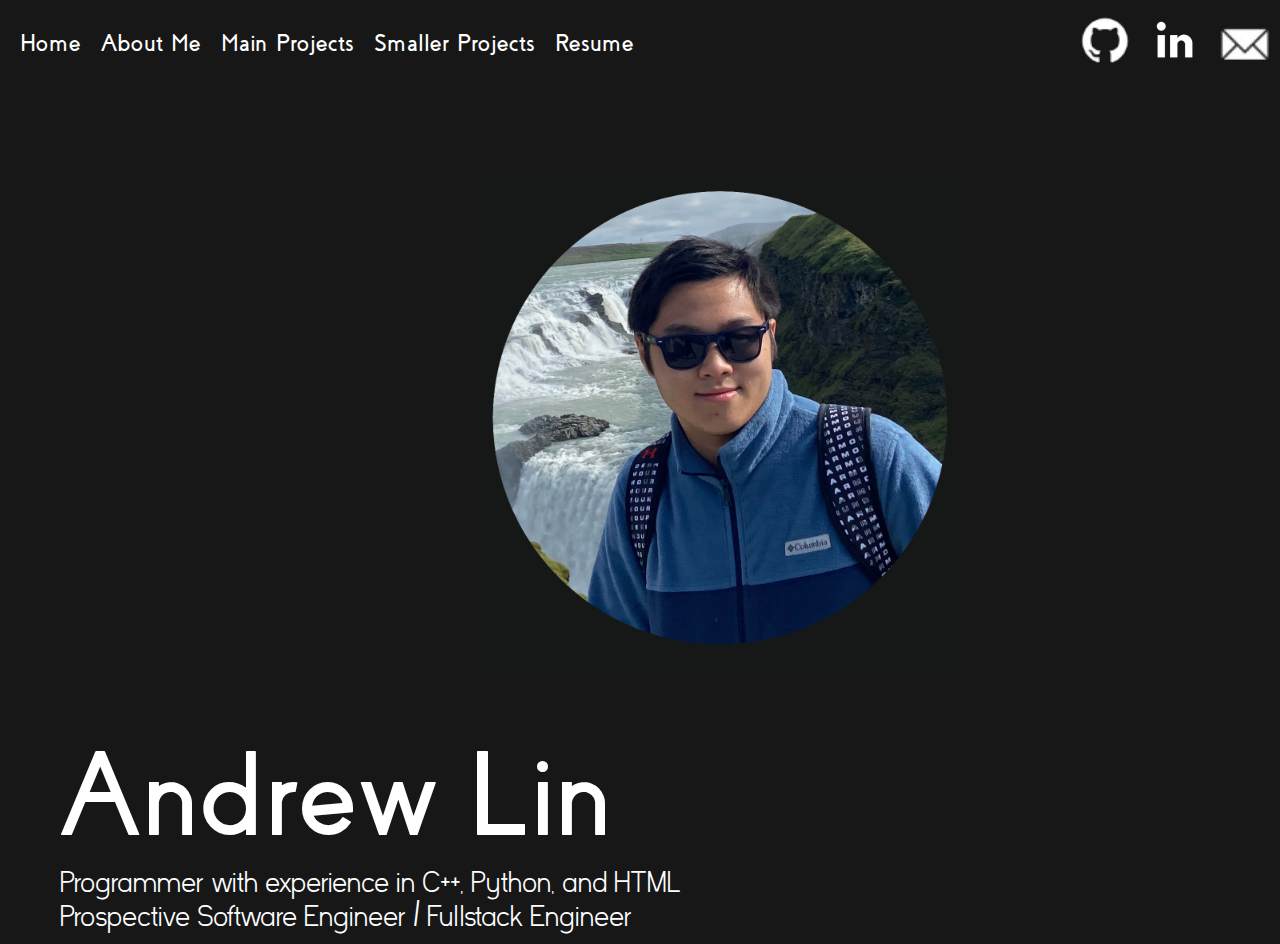
<file: index.html>
<!DOCTYPE html>
<html>
<head>
  <link rel="stylesheet" href="/headerstyle.css">
  <link rel="stylesheet" href="/indexstyle.css">
  <title>Andrew Lin</title>
</head>
<header> 
  <h2>
    <a class="header_link" href="/index.html">Home</a>
    <a class="header_link" href="/aboutme.html">About Me</a>
    <a class="header_link" href="/projects.html">Main Projects</a>
    <a class="header_link" href="/project_pages/smaller_projects.html">Smaller Projects</a>
    <a class="header_link" href="/resources/Andrew_Lin_Resume.pdf" target="_blank" rel="noopener noreferrer">Resume</a>
    <a class="contact_link" href ="mailto:nilydna04@gmail.com" target="_blank" rel="noopener noreferrer">
      <img class= "header_icon" src="/resources/email.jpg"><img>
    </a>
    <a class="contact_link" href="https://www.linkedin.com/in/NilYdna04/" target="_blank" rel="noopener noreferrer">
      <img class ="header_icon" src="/resources/linked_in.jpg"><img>
    </a>
    <a class="contact_link" href="https://github.com/NilYdna04" target="_blank" rel="noopener noreferrer">
      <img class="header_icon" src="/resources/github_logo.png">
    </a>
  </h2>
</header>
<body>
  <br>
  <img class="index_picture" src="/resources/index_img.jpg"/>
  <div class="text">
    <span class="name">Andrew Lin</span> <br>
    <span class="description">Programmer with experience in C++, Python, and HTML</span> <br>
    <span class="description">Prospective Software Engineer / Fullstack Engineer</span>
  </div>
</body>
</html>
</file>
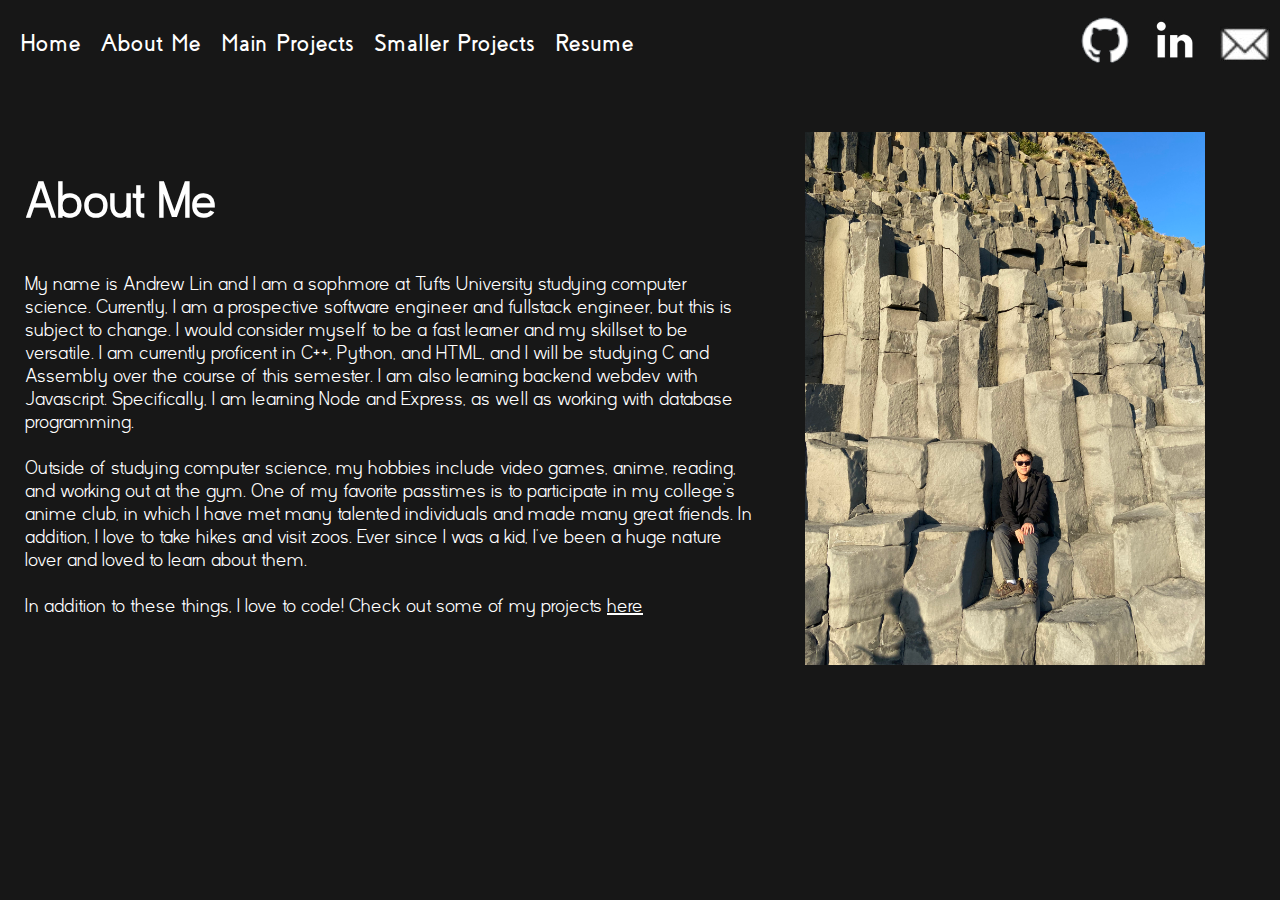
<file: aboutme.html>
<!DOCTYPE html>
<html>
<head>
  <link rel="stylesheet" href="/headerstyle.css">
  <link rel="stylesheet" href="/aboutstyle.css">
  <title>Andrew Lin</title>
</head>
<header> 
  <h2>
    <a class="header_link" href="/index.html">Home</a>
    <a class="header_link" href="/aboutme.html">About Me</a>
    <a class="header_link" href="/projects.html">Main Projects</a>
    <a class="header_link" href="/project_pages/smaller_projects.html">Smaller Projects</a>
    <a class="header_link" href="/resources/Andrew_Lin_Resume.pdf" target="_blank" rel="noopener noreferrer">Resume</a>
    <a class="contact_link" href ="mailto:nilydna04@gmail.com" target="_blank" rel="noopener noreferrer">
      <img class= "header_icon" src="/resources/email.jpg"><img>
    </a>
    <a class="contact_link" href="https://www.linkedin.com/in/NilYdna04/" target="_blank" rel="noopener noreferrer">
      <img class ="header_icon" src="/resources/linked_in.jpg"><img>
    </a>
    <a class="contact_link" href="https://github.com/NilYdna04" target="_blank" rel="noopener noreferrer">
      <img class="header_icon" src="/resources/github_logo.png">
    </a>
  </h2>
</header>
<body>
  <div class="main">
    <div class="right">
      <img name ="Andy_Rocks" src="/resources/Andy_Rocks.jpg"><img>
    </div>
    <div class="about">
      <h2 class="about_title">About Me</h2>
      <p class="paragraph">My name is Andrew Lin and I am a sophmore at Tufts University studying computer science.
      Currently, I am a prospective software engineer and fullstack engineer, but this is subject to change. I would consider myself to be a
      fast learner and my skillset to be versatile. I am currently proficent in C++, Python, and HTML, and I will be studying
      C and Assembly over the course of this semester. I am also learning backend webdev with Javascript. Specifically, I am 
      learning Node and Express, as well as working with database programming.<br><br>
      Outside of studying computer science, my hobbies include video games, anime, reading, and working out at the gym. One of my 
      favorite passtimes is to participate in my college's anime club, in which I have met many talented individuals and made
      many great friends. In addition, I love to take hikes and visit zoos. Ever since I was a kid,
      I've been a huge nature lover and loved to learn about them. <br><br>
      In addition to these things, I love to code! Check out some of my projects <a href="/projects.html">here</a></p>
    </div>
  </div>
</body>
</file>
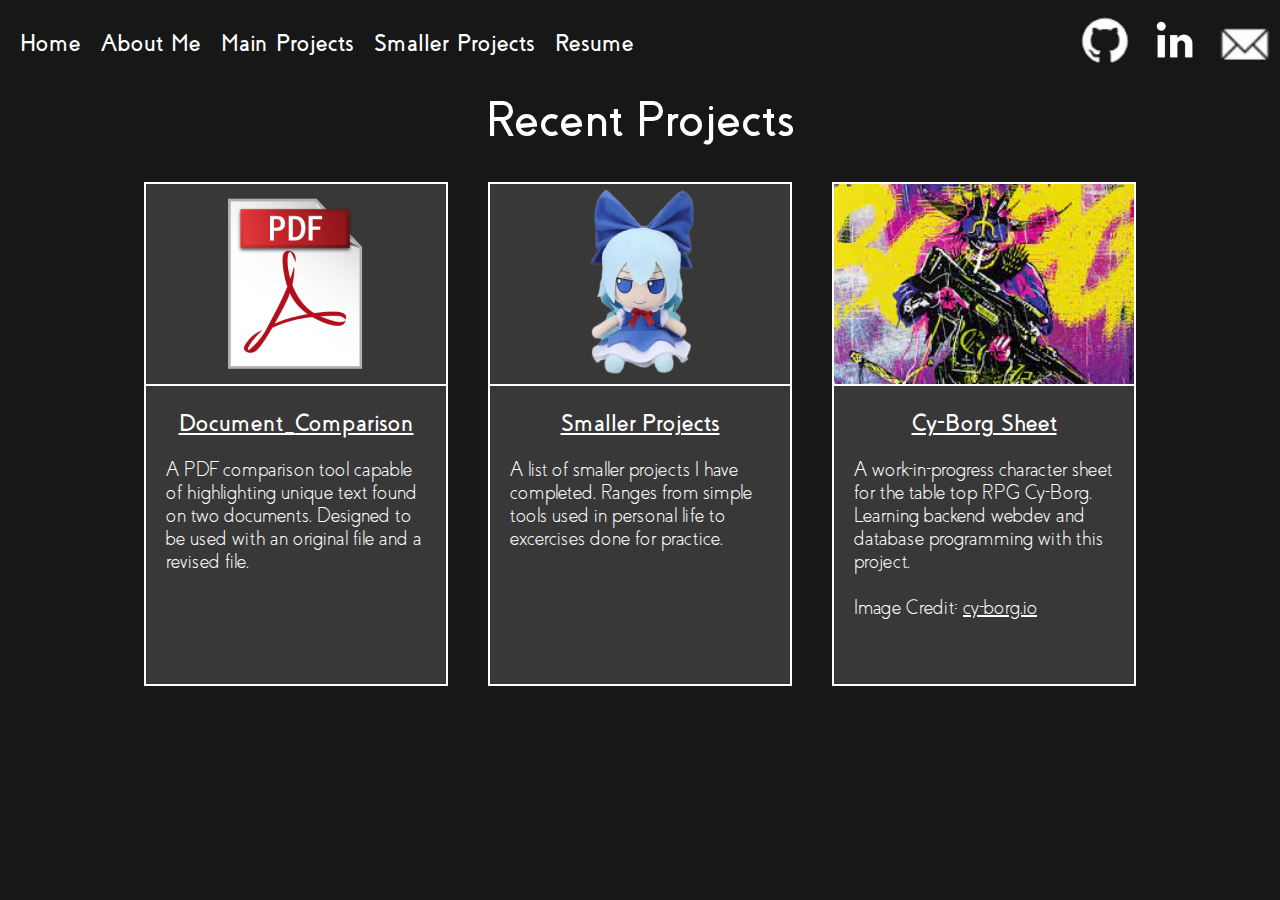
<file: projects.html>
<!DOCTYPE html>
<html>
<head>
  <link rel="stylesheet" href="/headerstyle.css">
  <link rel="stylesheet" href="/projectsstyle.css">
  <title>Andrew Lin</title>
</head>
<header> 
  <h2>
    <a class="header_link" href="/index.html">Home</a>
    <a class="header_link" href="/aboutme.html">About Me</a>
    <a class="header_link" href="/projects.html">Main Projects</a>
    <a class="header_link" href="/project_pages/smaller_projects.html">Smaller Projects</a>
    <a class="header_link" href="/resources/Andrew_Lin_Resume.pdf" target="_blank" rel="noopener noreferrer">Resume</a>
    <a class="contact_link" href ="mailto:nilydna04@gmail.com" target="_blank" rel="noopener noreferrer">
      <img class= "header_icon" src="/resources/email.jpg"><img>
    </a>
    <a class="contact_link" href="https://www.linkedin.com/in/NilYdna04/" target="_blank" rel="noopener noreferrer">
      <img class ="header_icon" src="/resources/linked_in.jpg"><img>
    </a>
    <a class="contact_link" href="https://github.com/NilYdna04" target="_blank" rel="noopener noreferrer">
      <img class="header_icon" src="/resources/github_logo.png">
    </a>
  </h2>
</header>
<body>
  <div class="main">
    <h1>Recent Projects</h1>
    <div class="project_line">
      <div class="project_padding">
        <div class="project_box">
          <img class="project_image" src="/resources/pdflogo.png">
          <div class="project_description">
            <h2><a href="/project_pages/document_comparison.html">Document_Comparison</a></h2>
            <p>A PDF comparison tool capable of highlighting unique
              text found on two documents. Designed to be used with an original file and a revised file.
            </p>
          </div>
        </div>
      </div class ="project_padding">
      <div class="project_padding">
        <div class="project_box">
          <img class="project_image" src="/resources/cirno.png">
          <div class="project_description">
            <h2><a href="/project_pages/smaller_projects.html">Smaller Projects</a></h2>
            <p>A list of smaller projects I have completed. Ranges from simple tools used in
              personal life to excercises done for practice. 
            </p>
          </div>
        </div>
      </div class="project_padding">
      <div class="project_padding">
        <div class="project_box">
          <img class="project_image" src="/resources/cy-borg.png">
            <div class="project_description">
            <h2><a href="/project_pages/Cy-Borg.html">Cy-Borg Sheet</a></h2>
            <p>A work-in-progress character sheet for the table top RPG Cy-Borg. Learning backend
              webdev and database programming with this project. 
              <br><br>
              <span>Image Credit: <a class = "image_credit" href="https://cy-borg.io">cy-borg.io</a></span>
            </p>
            
            </div>
        </div>
      </div>
    </div>
  </div>
</body>
</file>
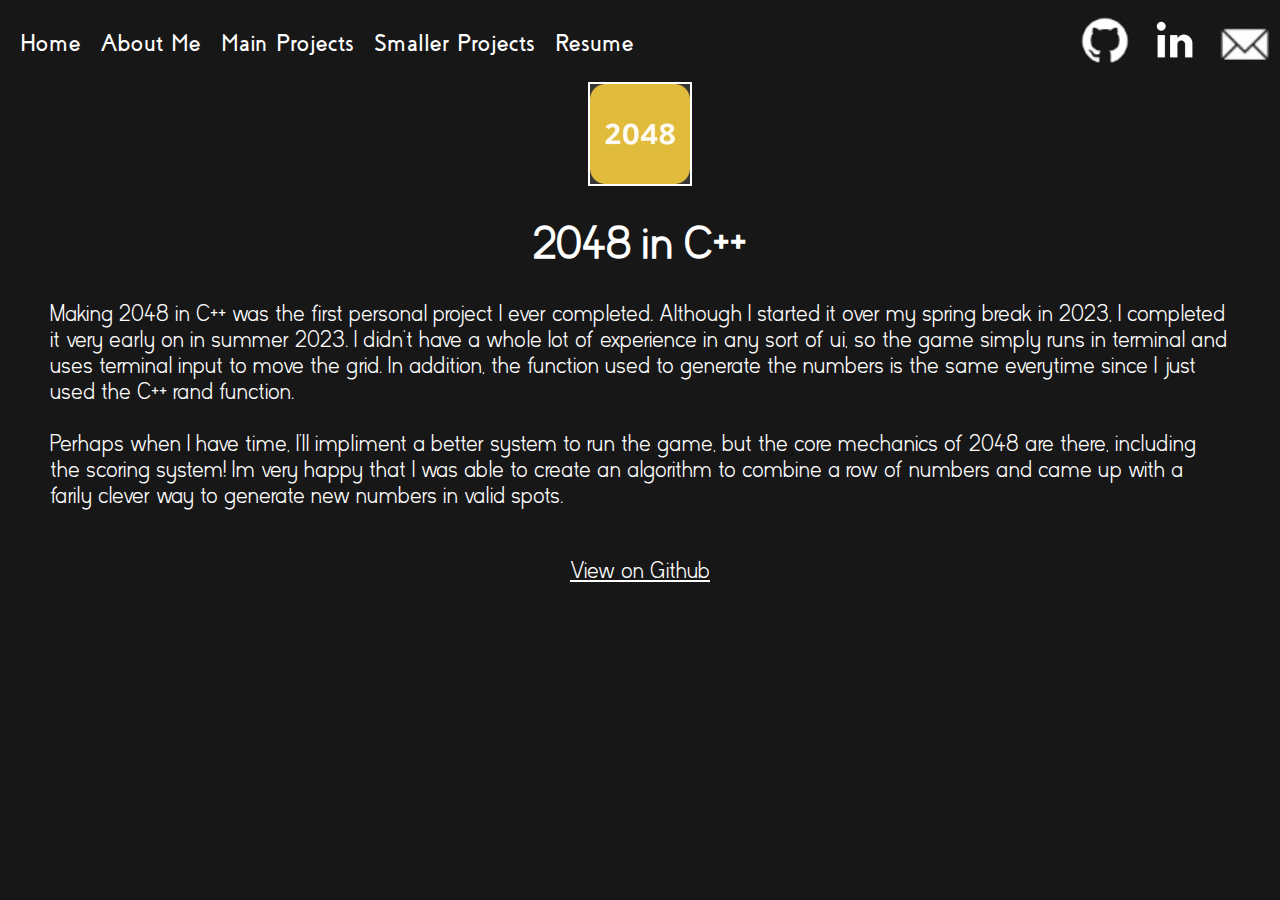
<file: project_pages/2048.html>
<!DOCTYPE html>
<html>
<head>
  <link rel="stylesheet" href="/headerstyle.css">
  <link rel="stylesheet" href="/pagestyle.css">
  <title>Andrew Lin</title>
</head>
<header> 
  <h2>
    <a class="header_link" href="/index.html">Home</a>
    <a class="header_link" href="/aboutme.html">About Me</a>
    <a class="header_link" href="/projects.html">Main Projects</a>
    <a class="header_link" href="/project_pages/smaller_projects.html">Smaller Projects</a>
    <a class="header_link" href="/resources/Andrew_Lin_Resume.pdf" target="_blank" rel="noopener noreferrer">Resume</a>
    <a class="contact_link" href ="mailto:nilydna04@gmail.com" target="_blank" rel="noopener noreferrer">
      <img class= "header_icon" src="/resources/email.jpg"><img>
    </a>
    <a class="contact_link" href="https://www.linkedin.com/in/NilYdna04/" target="_blank" rel="noopener noreferrer">
      <img class ="header_icon" src="/resources/linked_in.jpg"><img>
    </a>
    <a class="contact_link" href="https://github.com/NilYdna04" target="_blank" rel="noopener noreferrer">
      <img class="header_icon" src="/resources/github_logo.png">
    </a>
  </h2>
</header>
<body>
  <div class="main">
    <img class ="icon" src="/resources/2048Logo.png">
    <h1 class="title">2048 in C++</h1>
    <p>
      Making 2048 in C++ was the first personal project I ever completed. Although I started it over
      my spring break in 2023, I completed it very early on in summer 2023. I didn't have a whole lot of
      experience in any sort of ui, so the game simply runs in terminal and uses terminal
      input to move the grid. In addition, the function used to generate the numbers is the same everytime
      since I just used the C++ rand function.
      <br><br>
      Perhaps when I have time, I'll impliment a better system to run the game, but the 
      core mechanics of 2048 are there, including the scoring system! Im very happy that I was able to create
      an algorithm to combine a row of numbers and came up with a farily clever way to generate new
      numbers in valid spots. 
    </p>
    <br>
    <a class="github_link" href="https://github.com/NilYdna04/2048">View on Github</a>
  </div>
</body>
</file>
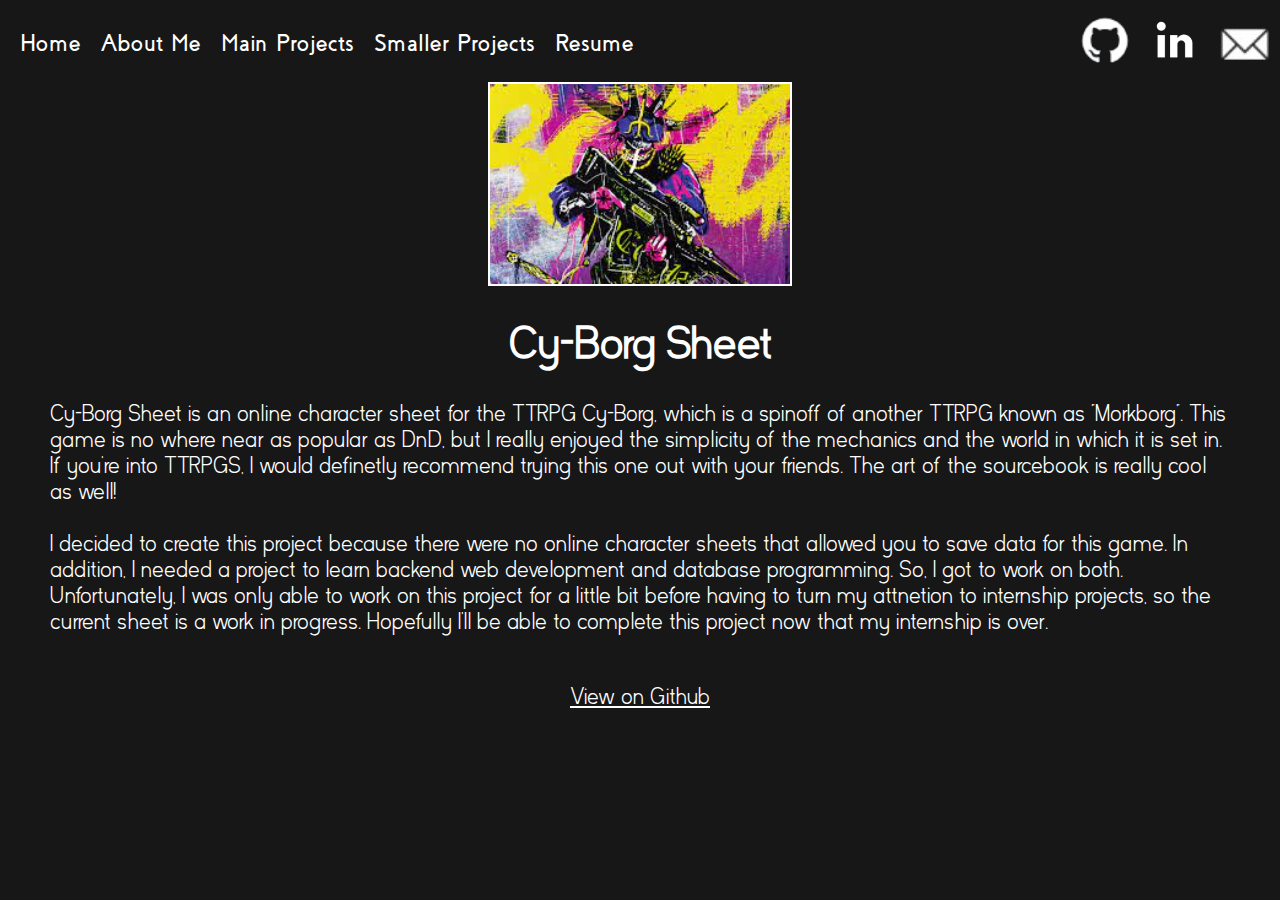
<file: project_pages/Cy-Borg.html>
<!DOCTYPE html>
<html>
<head>
  <link rel="stylesheet" href="/headerstyle.css">
  <link rel="stylesheet" href="/pagestyle.css">
  <title>Andrew Lin</title>
</head>
<header> 
  <h2>
    <a class="header_link" href="/index.html">Home</a>
    <a class="header_link" href="/aboutme.html">About Me</a>
    <a class="header_link" href="/projects.html">Main Projects</a>
    <a class="header_link" href="/project_pages/smaller_projects.html">Smaller Projects</a>
    <a class="header_link" href="/resources/Andrew_Lin_Resume.pdf" target="_blank" rel="noopener noreferrer">Resume</a>
    <a class="contact_link" href ="mailto:nilydna04@gmail.com" target="_blank" rel="noopener noreferrer">
      <img class= "header_icon" src="/resources/email.jpg"><img>
    </a>
    <a class="contact_link" href="https://www.linkedin.com/in/NilYdna04/" target="_blank" rel="noopener noreferrer">
      <img class ="header_icon" src="/resources/linked_in.jpg"><img>
    </a>
    <a class="contact_link" href="https://github.com/NilYdna04" target="_blank" rel="noopener noreferrer">
      <img class="header_icon" src="/resources/github_logo.png">
    </a>
  </h2>
</header>
<body>
  <div class="main">
    <img class ="icon_large" src="/resources/cy-borg.png">
    <h1 class="title">Cy-Borg Sheet</h1>
    <p>
      Cy-Borg Sheet is an online character sheet for the TTRPG Cy-Borg, which is a
      spinoff of another TTRPG known as "Morkborg". This game is no where near as popular
      as DnD, but I really enjoyed the simplicity of the mechanics and the world in which
      it is set in. If you're into TTRPGS, I would definetly recommend trying this one out
      with your friends. The art of the sourcebook is really cool as well!
      <br><br>
      I decided to create this project because there were no online character sheets that allowed
      you to save data for this game. In addition, I needed a project to learn backend web
      development and database programming. So, I got to work on both. Unfortunately, I was only
      able to work on this project for a little bit before having to turn my attnetion to 
      internship projects, so the current sheet is a work in progress. Hopefully I'll be able to complete
      this project now that my internship is over. 
    </p>
    <br>
    <a class="github_link" href="https://github.com/NilYdna04/Cy-borg_Sheet/">View on Github</a>
  </div>
</body>
</file>
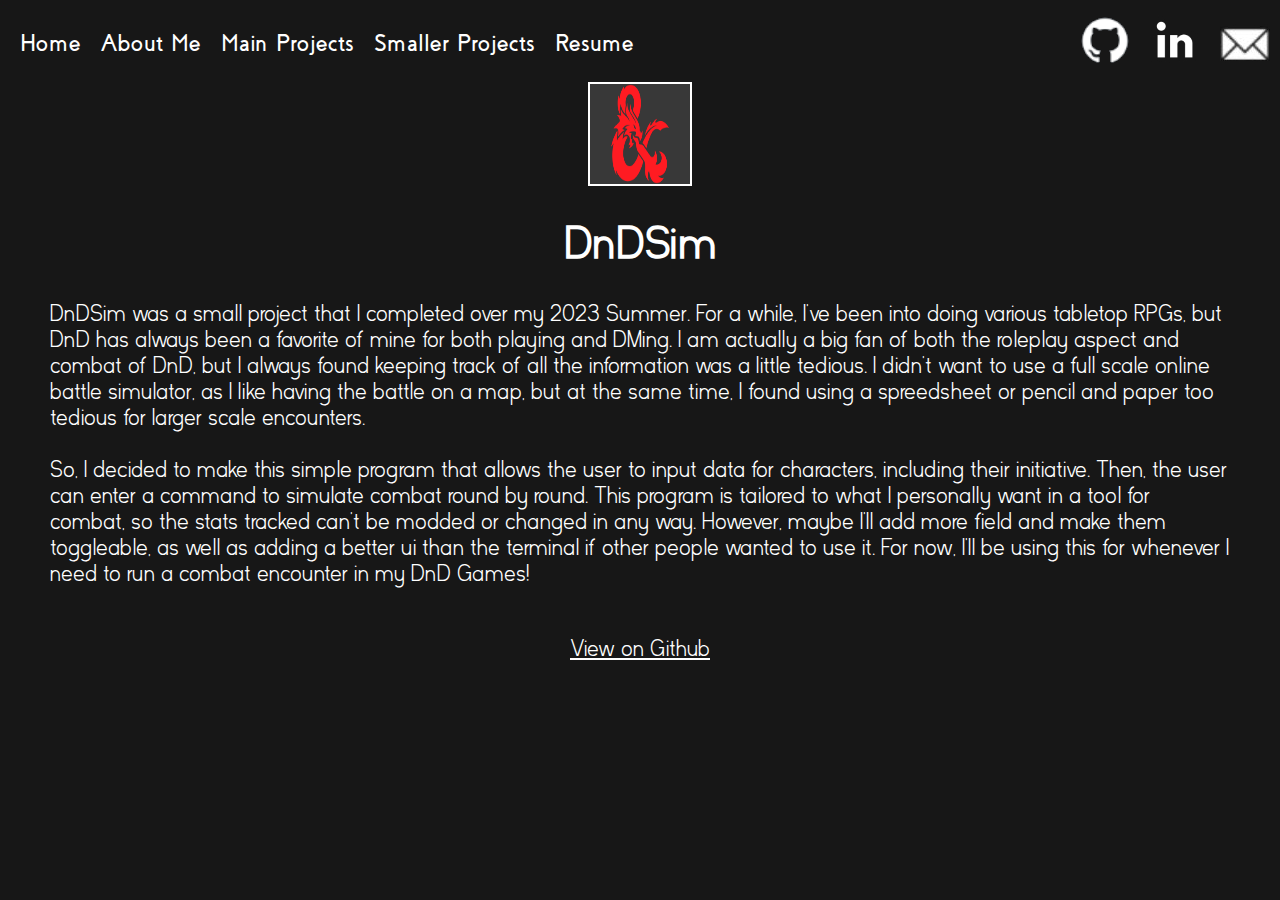
<file: project_pages/DnDSim.html>
<!DOCTYPE html>
<html>
<head>
  <link rel="stylesheet" href="/headerstyle.css">
  <link rel="stylesheet" href="/pagestyle.css">
  <title>Andrew Lin</title>
</head>
<header> 
  <h2>
    <a class="header_link" href="/index.html">Home</a>
    <a class="header_link" href="/aboutme.html">About Me</a>
    <a class="header_link" href="/projects.html">Main Projects</a>
    <a class="header_link" href="/project_pages/smaller_projects.html">Smaller Projects</a>
    <a class="header_link" href="/resources/Andrew_Lin_Resume.pdf" target="_blank" rel="noopener noreferrer">Resume</a>
    <a class="contact_link" href ="mailto:nilydna04@gmail.com" target="_blank" rel="noopener noreferrer">
      <img class= "header_icon" src="/resources/email.jpg"><img>
    </a>
    <a class="contact_link" href="https://www.linkedin.com/in/NilYdna04/" target="_blank" rel="noopener noreferrer">
      <img class ="header_icon" src="/resources/linked_in.jpg"><img>
    </a>
    <a class="contact_link" href="https://github.com/NilYdna04" target="_blank" rel="noopener noreferrer">
      <img class="header_icon" src="/resources/github_logo.png">
    </a>
  </h2>
</header>
<body>
  <div class="main">
    <img class ="icon" src="/resources/DnDSimLogo.png">
    <h1 class="title">DnDSim</h1>
    <p>
      DnDSim was a small project that I completed over my 2023 Summer. For a while,
      I've been into doing various tabletop RPGs, but DnD has always been a favorite of mine
      for both playing and DMing. I am actually a big fan of both the roleplay aspect and 
      combat of DnD, but I always found keeping track of all the information was a little tedious.
      I didn't want to use a full scale online battle simulator, as I like having the battle on a map, but
      at the same time, I found using a spreedsheet or pencil and paper too tedious for larger scale encounters.
      <br><br>
      So, I decided to make this simple program that allows the user to input data for characters, including their initiative.
      Then, the user can enter a command to simulate combat round by round. This program is tailored to what
      I personally want in a tool for combat, so the stats tracked can't be modded or changed in any way. However, maybe I'll add
      more field and make them toggleable, as well as adding a better ui than the terminal if other people wanted to use it. For now, I'll be using this for whenever
      I need to run a combat encounter in my DnD Games!
    </p>
    <br>
    <a class="github_link" href="https://github.com/NilYdna04/DnDSim">View on Github</a>
  </div>
</body>
</file>
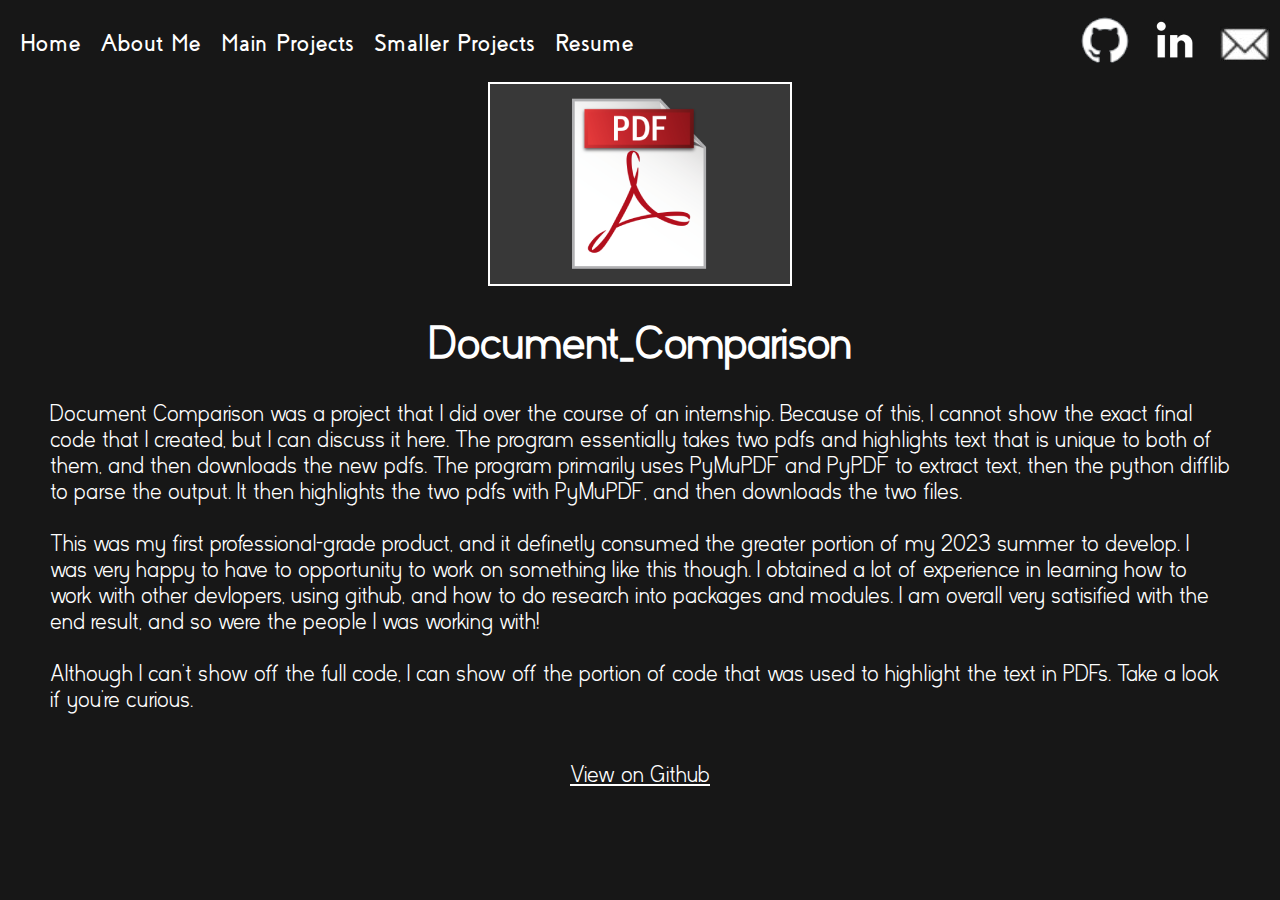
<file: project_pages/document_comparison.html>
<!DOCTYPE html>
<html>
<head>
  <link rel="stylesheet" href="/headerstyle.css">
  <link rel="stylesheet" href="/pagestyle.css">
  <title>Andrew Lin</title>
</head>
<header> 
  <h2>
    <a class="header_link" href="/index.html">Home</a>
    <a class="header_link" href="/aboutme.html">About Me</a>
    <a class="header_link" href="/projects.html">Main Projects</a>
    <a class="header_link" href="/project_pages/smaller_projects.html">Smaller Projects</a>
    <a class="header_link" href="/resources/Andrew_Lin_Resume.pdf" target="_blank" rel="noopener noreferrer">Resume</a>
    <a class="contact_link" href ="mailto:nilydna04@gmail.com" target="_blank" rel="noopener noreferrer">
      <img class= "header_icon" src="/resources/email.jpg"><img>
    </a>
    <a class="contact_link" href="https://www.linkedin.com/in/NilYdna04/" target="_blank" rel="noopener noreferrer">
      <img class ="header_icon" src="/resources/linked_in.jpg"><img>
    </a>
    <a class="contact_link" href="https://github.com/NilYdna04" target="_blank" rel="noopener noreferrer">
      <img class="header_icon" src="/resources/github_logo.png">
    </a>
  </h2>
</header>
<body>
  <div class="main">
    <img class ="icon_large" src="/resources/pdflogo.png">
    <h1 class="title">Document_Comparison</h1>
    <p>
      Document Comparison was a project that I did over the course of an internship. Because
      of this, I cannot show the exact final code that I created, but I can discuss it here. 
      The program essentially takes two pdfs and highlights text that is unique to both of them,
      and then downloads the new pdfs. The program primarily uses PyMuPDF and PyPDF
      to extract text, then the python difflib to parse the output. It then highlights the
      two pdfs with PyMuPDF, and then downloads the two files.
      <br><br>
      This was my first professional-grade product, and it definetly consumed the greater portion
      of my 2023 summer to develop. I was very happy to have to opportunity to work on 
      something like this though. I obtained a lot of experience in learning how to work with other devlopers,
      using github, and how to do research into packages and modules. I am overall very satisified
      with the end result, and so were the people I was working with!
      <br><br>
      Although I can't show off the full code, I can show off the portion of code that was used to
      highlight the text in PDFs. Take a look if you're curious.
    </p>
    <br>
    <a class="github_link" href="https://github.com/NilYdna04/PDF_Highlighter">View on Github</a>
  </div>
</body>
</file>
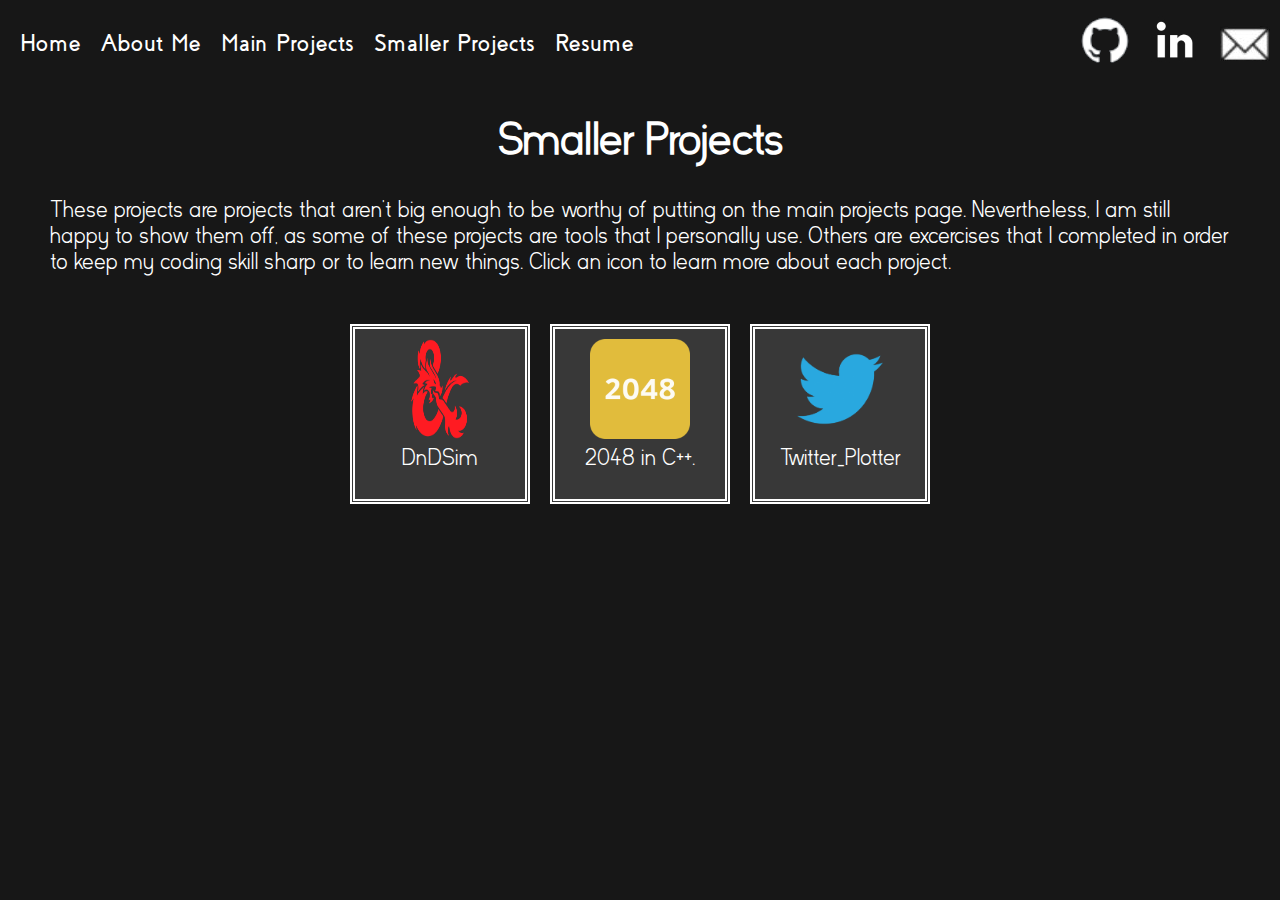
<file: project_pages/smaller_projects.html>
<!DOCTYPE html>
<html>
<head>
  <link rel="stylesheet" href="/headerstyle.css">
  <link rel="stylesheet" href="/smallerstyle.css">
  <title>Andrew Lin</title>
</head>
<header> 
  <h2>
    <a class="header_link" href="/index.html">Home</a>
    <a class="header_link" href="/aboutme.html">About Me</a>
    <a class="header_link" href="/projects.html">Main Projects</a>
    <a class="header_link" href="/project_pages/smaller_projects.html">Smaller Projects</a>
    <a class="header_link" href="/resources/Andrew_Lin_Resume.pdf" target="_blank" rel="noopener noreferrer">Resume</a>
    <a class="contact_link" href ="mailto:nilydna04@gmail.com" target="_blank" rel="noopener noreferrer">
      <img class= "header_icon" src="/resources/email.jpg"><img>
    </a>
    <a class="contact_link" href="https://www.linkedin.com/in/NilYdna04/" target="_blank" rel="noopener noreferrer">
      <img class ="header_icon" src="/resources/linked_in.jpg"><img>
    </a>
    <a class="contact_link" href="https://github.com/NilYdna04" target="_blank" rel="noopener noreferrer">
      <img class="header_icon" src="/resources/github_logo.png">
    </a>
  </h2>
</header>
<body>
  <div class="main">
    <h1 class="title">Smaller Projects</h1>
    <p>
      These projects are projects that aren't big enough to be worthy of putting on the main
      projects page. Nevertheless, I am still happy to show them off, as some of these projects
      are tools that I personally use. Others are excercises that I completed in order to keep 
      my coding skill sharp or to learn new things. Click an icon to learn more about each project.
    </p>
    <br>
    <div class="project_line" name="small_projects">
        <div class="gallerychunk">
          <div class="gallerybox">
          <a href="/project_pages/DnDSim.html">
            <img class="gallerypic" src="/resources/DnDSimLogo.png"></a>
          <br><caption>DnDSim</caption>
          </div>
        </div>
        <div class="gallerychunk">
          <div class="gallerybox">
            <a href="/project_pages/2048.html"><img class="gallerypic" src="/resources/2048Logo.png"></a>
            <br><caption>2048 in C++.</caption>
          </div>
        </div>
        <div class="gallerychunk">
            <div class="gallerybox">
            <a href="/project_pages/twitter.html">
              <img class="gallerypic" src="/resources/twitterlogo.png"></a>
            <br><caption>Twitter_Plotter</caption>
            </div>
        </div>
      </div>
  </div>
</body>
</file>
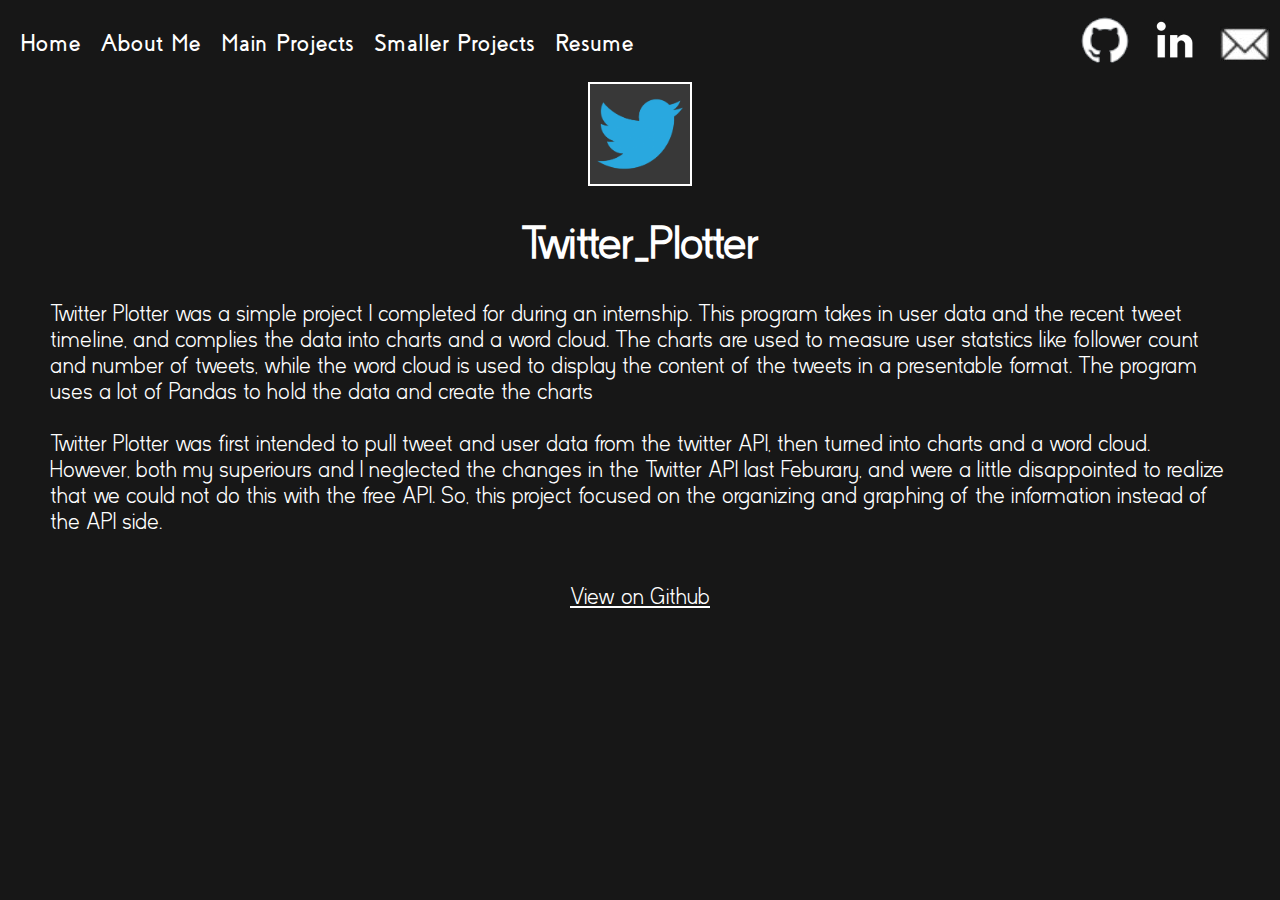
<file: project_pages/twitter.html>
<!DOCTYPE html>
<html>
<head>
  <link rel="stylesheet" href="/headerstyle.css">
  <link rel="stylesheet" href="/pagestyle.css">
  <title>Andrew Lin</title>
</head>
<header> 
  <h2>
    <a class="header_link" href="/index.html">Home</a>
    <a class="header_link" href="/aboutme.html">About Me</a>
    <a class="header_link" href="/projects.html">Main Projects</a>
    <a class="header_link" href="/project_pages/smaller_projects.html">Smaller Projects</a>
    <a class="header_link" href="/resources/Andrew_Lin_Resume.pdf" target="_blank" rel="noopener noreferrer">Resume</a>
    <a class="contact_link" href ="mailto:nilydna04@gmail.com" target="_blank" rel="noopener noreferrer">
      <img class= "header_icon" src="/resources/email.jpg"><img>
    </a>
    <a class="contact_link" href="https://www.linkedin.com/in/NilYdna04/" target="_blank" rel="noopener noreferrer">
      <img class ="header_icon" src="/resources/linked_in.jpg"><img>
    </a>
    <a class="contact_link" href="https://github.com/NilYdna04" target="_blank" rel="noopener noreferrer">
      <img class="header_icon" src="/resources/github_logo.png">
    </a>
  </h2>
</header>
<body>
  <div class="main">
    <img class ="icon" src="/resources/twitterlogo.png">
    <h1 class="title">Twitter_Plotter</h1>
    <p>
      Twitter Plotter was a simple project I completed for during an internship. This program
      takes in user data and the recent tweet timeline, and complies the data into charts and a word cloud.
      The charts are used to measure user statstics like follower count and number of tweets, while the 
      word cloud is used to display the content of the tweets in a presentable format. The 
      program uses a lot of Pandas to hold the data and create the charts

      <br><br>
      Twitter Plotter was first intended to 
        pull tweet and user data from the twitter API, then turned into charts and a word cloud.
      However, both my superiours and I neglected the changes in the Twitter API last Feburary, and were 
      a little disappointed to realize that we could not do this with the free API. So, this project
      focused on the organizing and graphing of the information instead of the API side.
    </p>
    <br>
    <a class="github_link" href="https://github.com/NilYdna04/DnDSim">View on Github</a>
  </div>
</body>
</file>
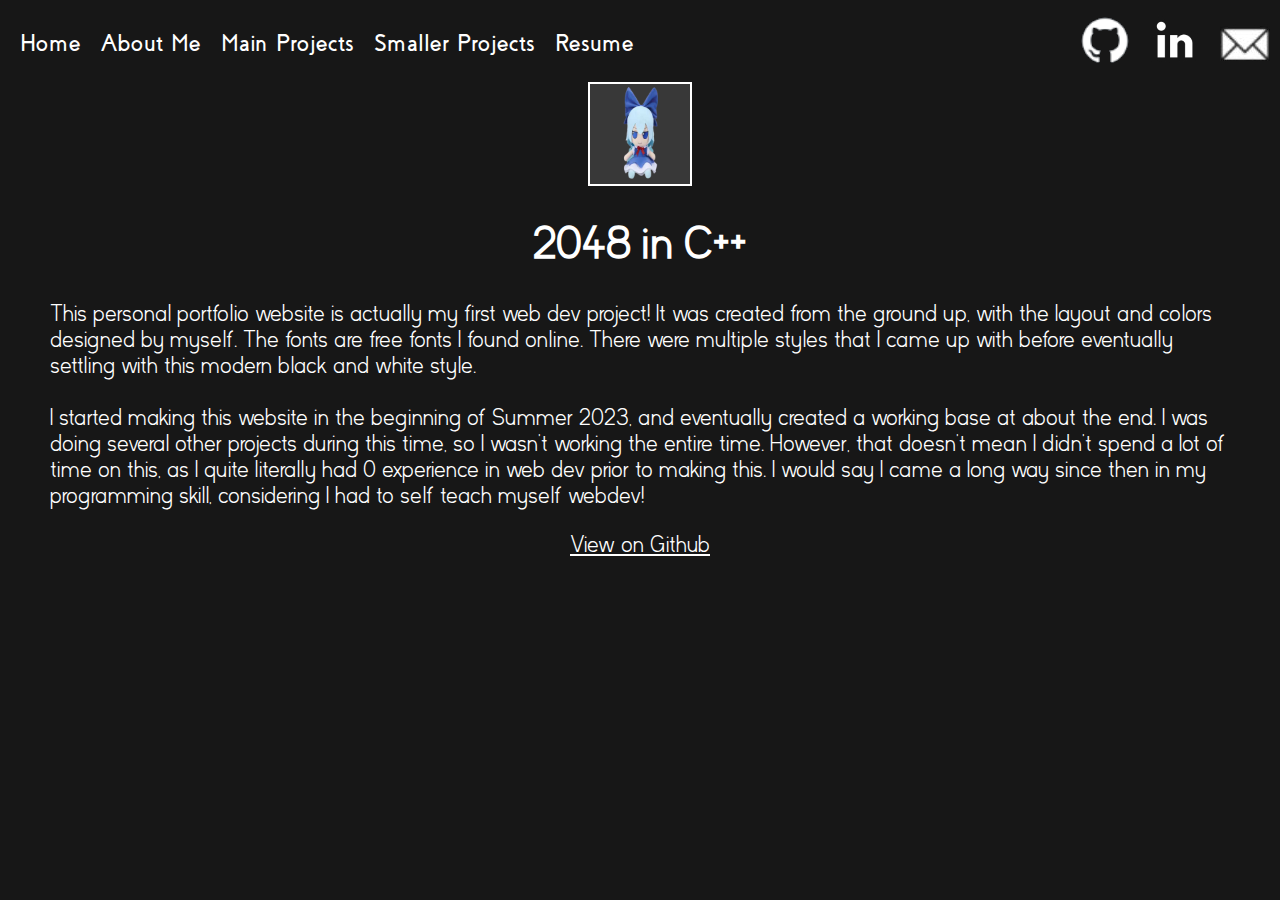
<file: project_pages/website.html>
<!DOCTYPE html>
<html>
<head>
  <link rel="stylesheet" href="/headerstyle.css">
  <link rel="stylesheet" href="/pagestyle.css">
  <title>Andrew Lin</title>
</head>
<header> 
  <h2>
    <a class="header_link" href="/index.html">Home</a>
    <a class="header_link" href="/aboutme.html">About Me</a>
    <a class="header_link" href="/projects.html">Main Projects</a>
    <a class="header_link" href="/project_pages/smaller_projects.html">Smaller Projects</a>
    <a class="header_link" href="/resources/Andrew_Lin_Resume.pdf" target="_blank" rel="noopener noreferrer">Resume</a>
    <a class="contact_link" href ="mailto:nilydna04@gmail.com" target="_blank" rel="noopener noreferrer">
      <img class= "header_icon" src="/resources/email.jpg"><img>
    </a>
    <a class="contact_link" href="https://www.linkedin.com/in/NilYdna04/" target="_blank" rel="noopener noreferrer">
      <img class ="header_icon" src="/resources/linked_in.jpg"><img>
    </a>
    <a class="contact_link" href="https://github.com/NilYdna04" target="_blank" rel="noopener noreferrer">
      <img class="header_icon" src="/resources/github_logo.png">
    </a>
  </h2>
</header>
<body>
  <div class="main">
    <img class ="icon" src="/resources/cirno.png">
    <h1 class="title">2048 in C++</h1>
    <p>
      This personal portfolio website is actually my first web dev project! It was created
      from the ground up, with the layout and colors designed by myself. The fonts are free
      fonts I found online. There were multiple styles that I came up with before eventually settling
      with this modern black and white style.
      <br><br>
      I started making this website in the beginning of Summer 2023, and eventually created a working base at about the end. 
      I was doing several other projects during this time, so I wasn't working the entire time. However,
      that doesn't mean I didn't spend a lot of time on this, as I quite literally had 0 experience
      in web dev prior to making this. I would say I came a long way since then in my programming skill, considering 
      I had to self teach myself webdev!
    <br>
    </p>
    <a class="github_link" href="https://github.com/NilYdna04/2048">View on Github</a>
  </div>
</body>
</file>
<file: headerstyle.css>
body {
    margin: 0;
    background-color: #171717;
    font-family: Coves;
    color: white;
}

header {
    margin: 0;
    font-family: Coves;
    color: white;
    /* position: relative; */
    /* position: fixed;
    left: 0;
    right: 0; */
    padding-left: 10px;
}

.header_icon {
    width: 50px;
}

@font-face {
    font-family: Coves;
    src: url("./resources/Coves_Light.otf");
}

@font-face {
    font-family: Coves;
    src: url("./resources/Coves_Bold.otf");
    font-weight: bold;
}

@font-face {
    font-family: Kayak;
    src: url("./resources/Kayak_Sans_Light.otf");
}

.header_link {
    float: left;
    word-spacing: 2px;
    color: white;
    text-decoration: none;
    padding: 10px;
}

.contact_link {
    float: right;
    text-align: right;
    word-spacing: 2px;
    color: white;
    text-decoration: none;
    padding: 10px;
    margin-top: -15px;
}

a {
    color: white;
}
</file>
<file: indexstyle.css>
.index_picture {
    position: relative;
    float: right;
    max-width: 500px;
    right: 100px;
    top: 100px;

}

.text{
    position: relative;
    color: white;
    top: 150px;
    float: left;
    padding: 10px;
    margin-left: 50px;
}

.name {
    text-align: left;
    font-size: 120px;
    font-weight: bold;
}

.description {
    padding-top: 20px;
    font-size: 30px; 
    font-family: Kayak;
}
</file>
<file: aboutstyle.css>
.main {
    position: relative;
    top: 50px;
    margin-left: 25px;
    margin-right: 25px;
    float:left;
    font-family: Kayak;
}


.about_title {
    font-size: 50px;
    font-weight: bold;
}

.paragraph {
    font-size: 20px;
}

.resume  {
    color: white;
    font-size: 25px;
    font-weight: bold;
}

.right{
    text-align: center;
    float: right;
    padding-left: 50px;
    margin-right: 50px;
}

img[name="Andy_Rocks"] {
    max-width: 400px;
}
</file>
<file: projectsstyle.css>
.main{
    clear: both;
    position: relative;
    color: white;
    top: 10px;
    text-align: center;
    /* border: thick double #32a1ce; */
}

.project_line {
    display: flex;
    flex-direction: row;
    justify-content: center;
    align-items: center;
}

.project_padding {
    padding-left: 20px;
    padding-right: 20px;
}

.project_box {
    width: 300px;
    height: 500px;
    border: 2px solid white;
    background-color: #383838;
}

.project_image {
    width:300px; 
    height: 200px;
    border-bottom: 2px solid white;
}

.project_description {
    margin: 20px;
}

p {
    text-align: left;
    font-size: 20px;
}

h1 {
    font-size: 50px;
}

/* .image_credit {
    text-decoration: none;
    color: white;
} */
</file>
<file: pagestyle.css>
.main {
    clear: both;
    position: relative;
    float:left;
    font-family: Kayak;
    font-size: 23px;
    text-align:center;
    width: 100%;
}

p {
    text-align: left;
    margin-left: 50px;
    margin-right:50px;
}

.icon {
    display: block;
    margin-left: auto;
    margin-right: auto;
    border: solid white 2px;
    background-color: #383838;
    width: 100px;
    height: 100px;
}

.icon_large {
    display: block;
    margin-left: auto;
    margin-right: auto;
    border: solid white 2px;
    background-color: #383838;
    width: 300px;
    height: 200px;
}

.title {
    text-align: center;
}

.github_link {
    text-align: center;
    color: white;
    padding-bottom: 30px;
}

a {
    color: white;
}
</file>
<file: smallerstyle.css>
.main {
    clear: both;
    position: relative;
    float:left;
    font-family: Kayak;
    font-size: 23px;
    text-align:center;
    width: 100%;
}

p {
    text-align: left;
    margin-left: 50px;
    margin-right:50px;
}

.icon {
    display: block;
    margin-left: auto;
    margin-right: auto;
    border: solid white 2px;
    width: 100px;
    height: 100px;
}

.icon_large {
    display: block;
    margin-left: auto;
    margin-right: auto;
    border: solid white 2px;
    width: 300px;
    height: 200px;
}

.title {
    text-align: center;
}

.github_link {
    text-align: center;
    color: white;
    padding-bottom: 30px;
}

.project_line {
    display: flex;
    flex-direction: row;
    justify-content: center;
    align-items: center;
}

.projects_header {
    text-align: center;
    font-weight: bold;
    font-size: 50px;
}

.gallerypic {
    width: 100px;
    height: 100px;
}

.gallerychunk {
    padding-left: 10px;
    padding-right: 10px;
   
}

.gallerybox {
    text-align:center;
    background-color: #383838;
    border: thick double white;
    padding: 10px;
    width: 150px;
    height: 150px;
}
</file>
